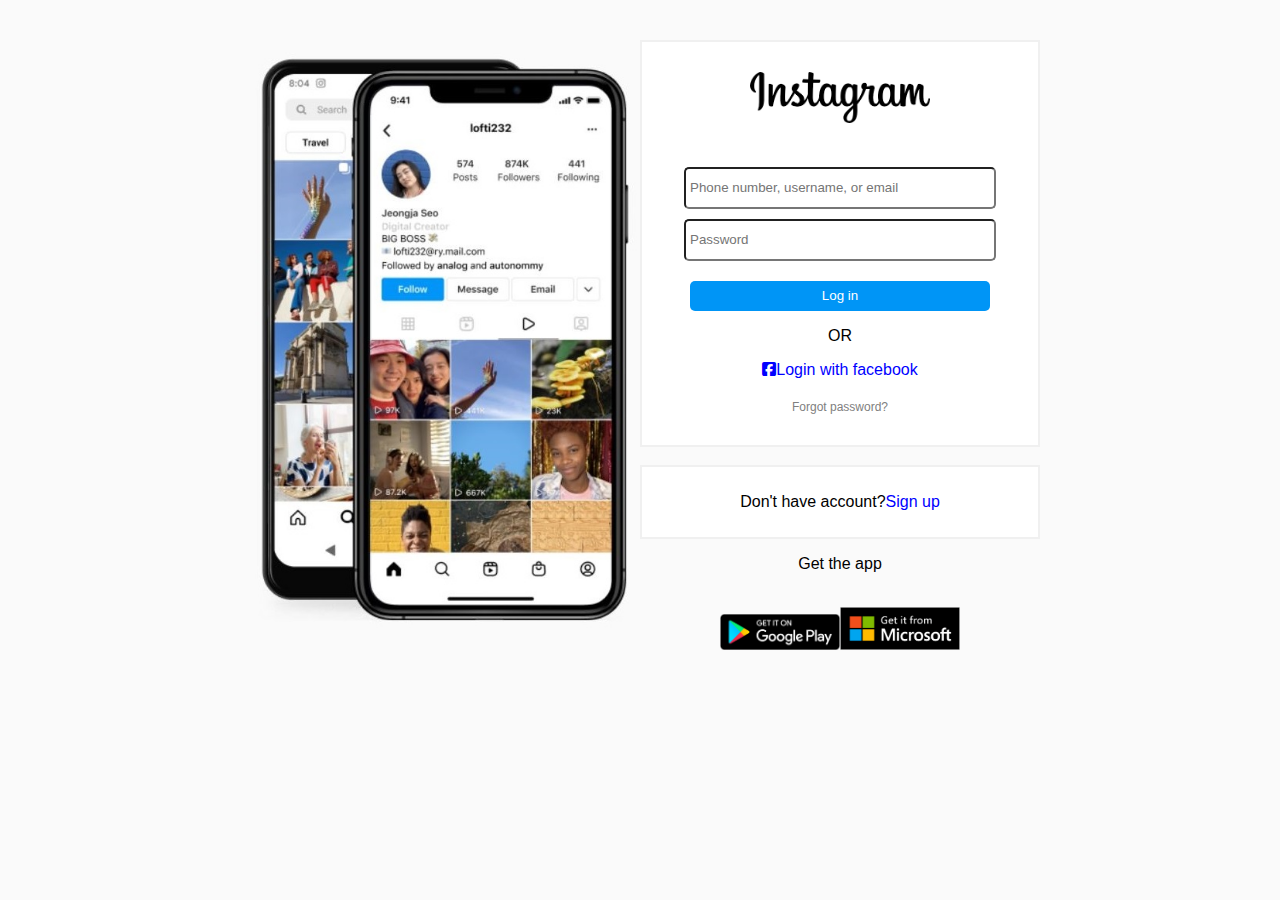
<file: tugas_css/3_pelatihan css.html>
<!DOCTYPE html>
<html>
<head>
	<title>Instagram</title>
	<link rel="stylesheet" href="style.css">
	<link rel="stylesheet" href="https://cdnjs.cloudflare.com/ajax/libs/font-awesome/6.4.2/css/all.min.css">

</head>
<body>
	<div class="container">
		<div class="gambar">
			<img src="gambarnya.jpg" class="img-instagram">
			
		</div>
		<div class="card-wrapper">
			<div class="card">
				<img src="logo.png" class="logo">

				<div class="form">
					<input type="text" class="input" placeholder="Phone number, username, or email">
					<input type="password" class="input" placeholder="Password"><br>
					<button class="login">Log in</button>
				</div>

				<p>OR</p>
				<a href="" class="loginwith"><i class="fab fa-facebook-square"></i>Login with facebook</a>
				<br><br>
				<a href="" class="forgot">Forgot password?</a>
			</div>
			<br>
			<div class="daftar">
				<p>Don't have account?<a href="" class="link-signup">Sign up</a></p>
				
			</div>
			<div class="getapp">
			<p>Get the app</p><br>
			<img src="googleplay.png" class="google"><img src="microsoft.png" class="google">
		    </div>
		</div>
		
	</div>
</body>
</html>
</file>
<file: tugas_css/style.css>
body{
	background-color: #fafafa;
	font-family: sans-serif;
}

.container{
	width: 800px;
	margin: 0px auto;
	margin-top: 40px;
	display: flex;
}
.gambar{
	width: 50%;
}
.img-instagram{
	width: 100%;
}

.card-wrapper{
	width: 50%;
}

.card{
	border-style: solid;
	border-color: #f0f0f0;
	border-width: 2px;
	text-align: center;
	background-color: white;
	padding-bottom: 30px;
	padding-top: 30px;
}

.logo{
	width: 180px;
	text-align: center;
}

.form{
	margin-top: 30px;
}

.input{
	width: 300px;
	height: 30px;
	border: 1px solid#grey;
	border-radius: 5px;
	padding: 4px;
	margin-top: 10px;
}

.login{
	background-color: #0095f6;
	border: 0px solid transparent;
	margin-top: 20px;
	width: 300px;
	height: 30px;
	border-radius: 5px;
	color: white;
}

.loginwith{
	color: blue;
	text-decoration: 0;
}


.forgot{
	color: grey;
	text-decoration: 0;
	font-size: 12px;
}

.link-signup{
	color: blue;
	text-decoration: 0;
}

.google{
	width: 120px;
}

.daftar{
	border-style: solid;
	border-color: #f0f0f0;
	border-width: 2px;
	text-align: center;
	background-color: white;
	padding-bottom: 10px;
	padding-top: 10px;
}

.getapp{
	text-align: center;

}
</file>
